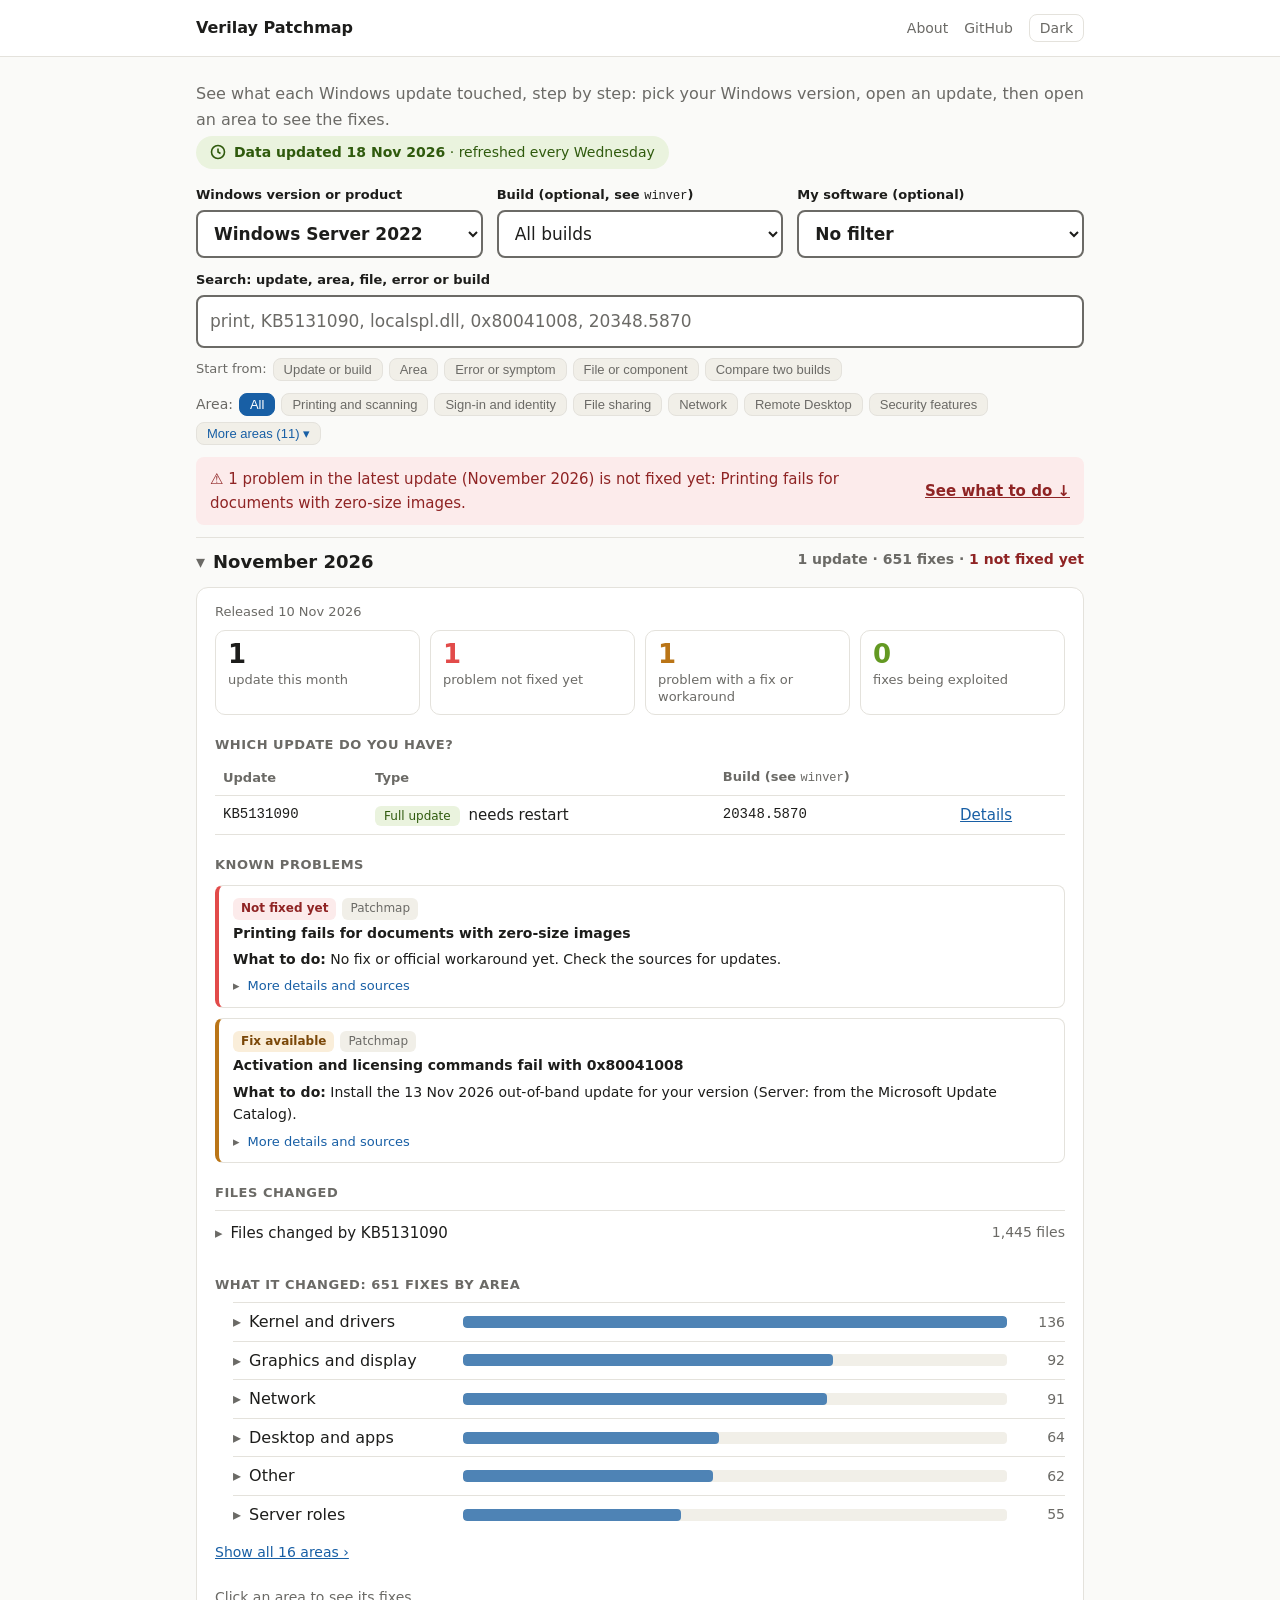
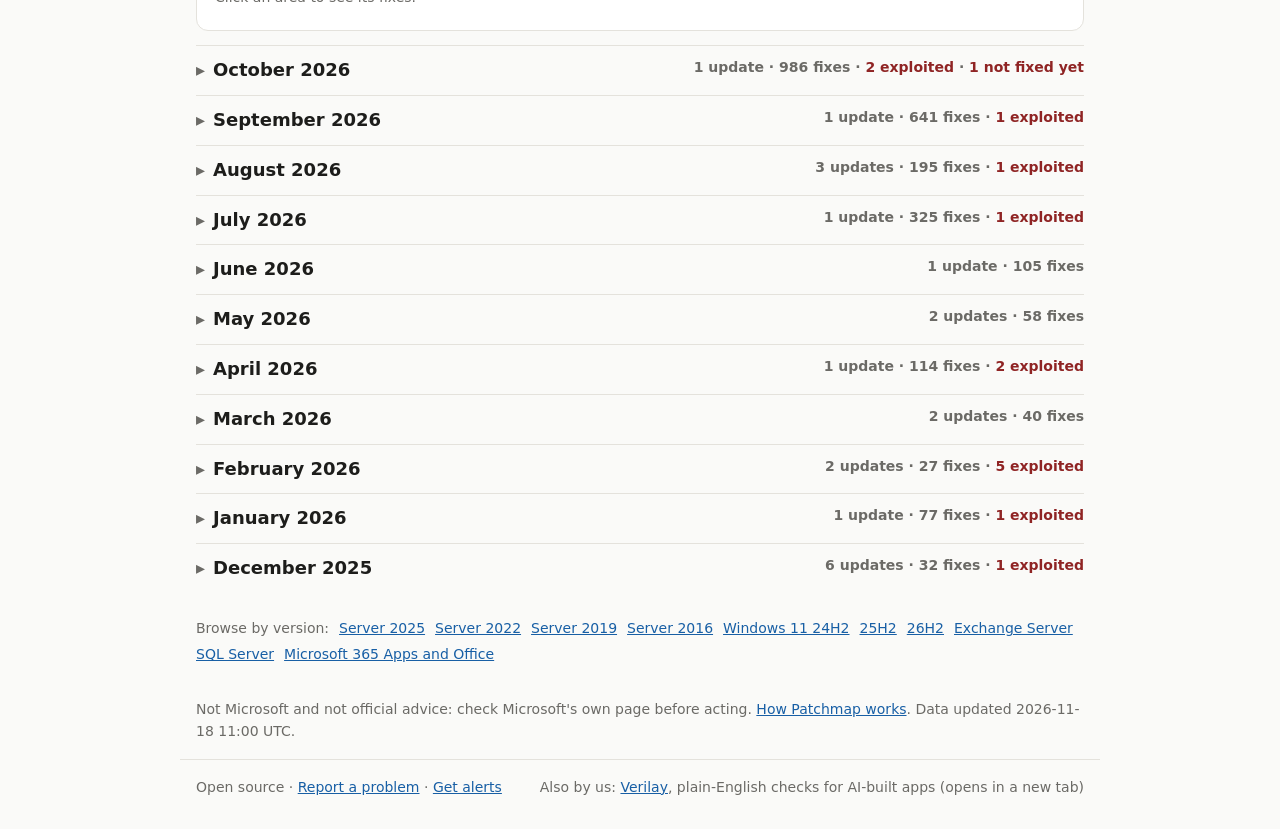
<file: index.html>
<!doctype html>
<html lang="en">
<head>
<meta charset="utf-8">
<meta name="viewport" content="width=device-width, initial-scale=1">
<title>Verilay Patchmap</title>
<meta name="description" content="Free, open-source explorer of what each Windows update touched: areas, fixes and known problems, by Windows version.">
<link rel="stylesheet" href="style.css">
<link rel="alternate" type="application/atom+xml" title="Verilay Patchmap: Windows updates and known problems" href="feed.xml">
<script>try { if (localStorage.getItem("pm-theme") === "dark") document.documentElement.dataset.theme = "dark"; } catch (e) {}
// Links to other sites (Microsoft, CISA, GitHub) open in a new tab, so Patchmap stays open
document.addEventListener("click", (ev) => { const a = ev.target.closest && ev.target.closest("a[href]");
  if (a && /^https?:$/.test(a.protocol) && a.host !== location.host) { a.target = "_blank"; a.rel = "noopener"; } });</script>
</head>
<body>
<header class="top">
  <div class="wrap bar">
    <a class="brand" href="./">Verilay Patchmap</a>
    <nav><a href="about.html">About</a><a href="https://github.com/ekbm/patchmap">GitHub</a><button class="theme" id="theme" type="button">Dark</button></nav>
  </div>
</header>

<main class="wrap">
  <p class="lead">See what each Windows update touched, step by step: pick your Windows version, open an update, then open an area to see the fixes.</p>
  <p class="fresh" id="gentop"></p>

  <div class="controls">
    <div class="field">
      <label for="ver">Windows version or product</label>
      <select id="ver"></select>
    </div>
    <div class="field" id="bldfield">
      <label for="bld" title="Run winver on the PC to see its build">Build (optional, see <code>winver</code>)</label>
      <select id="bld"></select>
    </div>
    <div class="field">
      <label for="sw">My software (optional)</label>
      <select id="sw"></select>
    </div>
    <div class="field grow">
      <label for="q">Search: update, area, file, error or build</label>
      <div class="search-wrap">
        <input id="q" type="search" placeholder="print, KB5131090, localspl.dll, 0x80041008, 20348.5870" autocomplete="off" role="combobox" aria-expanded="false" aria-controls="sugg">
        <div id="sugg" class="sugg" role="listbox" hidden></div>
      </div>
    </div>
  </div>
  <div class="startfrom" id="startfrom">Start from:
    <button type="button" class="chip" data-mode="update">Update or build</button>
    <button type="button" class="chip" data-mode="area">Area</button>
    <button type="button" class="chip" data-mode="error">Error or symptom</button>
    <button type="button" class="chip" data-mode="file">File or component</button>
    <button type="button" class="chip" id="cmpbtn" aria-expanded="false" aria-controls="cmpbar">Compare two builds</button>
    <button type="button" class="clearall" id="clearall" hidden>✕ Clear all</button>
  </div>
  <div class="cmpbar" id="cmpbar" hidden>
    <div class="row">
      <div><label for="cmpa">Older build (the device that works, or hasn't updated)</label><select id="cmpa"></select></div>
      <div class="to">to</div>
      <div><label for="cmpb">Newer build (the device with the problem)</label><select id="cmpb"></select></div>
      <button type="button" class="swap" id="cmpswap">⇄ Swap</button>
    </div>
    <p class="tip">Find a device's build with <code>winver</code>. The comparison updates as soon as you pick. You can still type two builds in the search box, for example from a ticket.</p>
  </div>
  <div class="chips" id="chips"></div>

  <section id="swinfo"></section>
  <section id="issues"></section>
  <section id="results" aria-live="polite"></section>
  <section id="months"><p class="muted">Loading…</p></section>

  <p class="browse">Browse by version:
    <a href="/version/server-2025/">Server 2025</a><a href="/version/server-2022/">Server 2022</a><a href="/version/server-2019/">Server 2019</a><a href="/version/server-2016/">Server 2016</a><a href="/version/win11-24h2/">Windows 11 24H2</a><a href="/version/win11-25h2/">25H2</a><a href="/version/win11-26h2/">26H2</a><a href="/version/exchange/">Exchange Server</a><a href="/version/sql-server/">SQL Server</a><a href="/version/m365-apps/">Microsoft 365 Apps and Office</a></p>
  <p class="muted note">Not Microsoft and not official advice: check Microsoft's own page before acting. <a href="about.html">How Patchmap works</a>. <span id="gen"></span></p>
</main>

<footer class="wrap foot">
  <span>Open source · <a href="https://github.com/ekbm/patchmap/issues/new">Report a problem</a> · <a href="about.html#alerts">Get alerts</a></span>
  <span>Also by us: <a href="https://verilay.dev" target="_blank" rel="noopener">Verilay</a>, plain-English checks for AI-built apps (opens in a new tab)</span>
</footer>
<script src="app.js"></script>
</body>
</html>
</file>
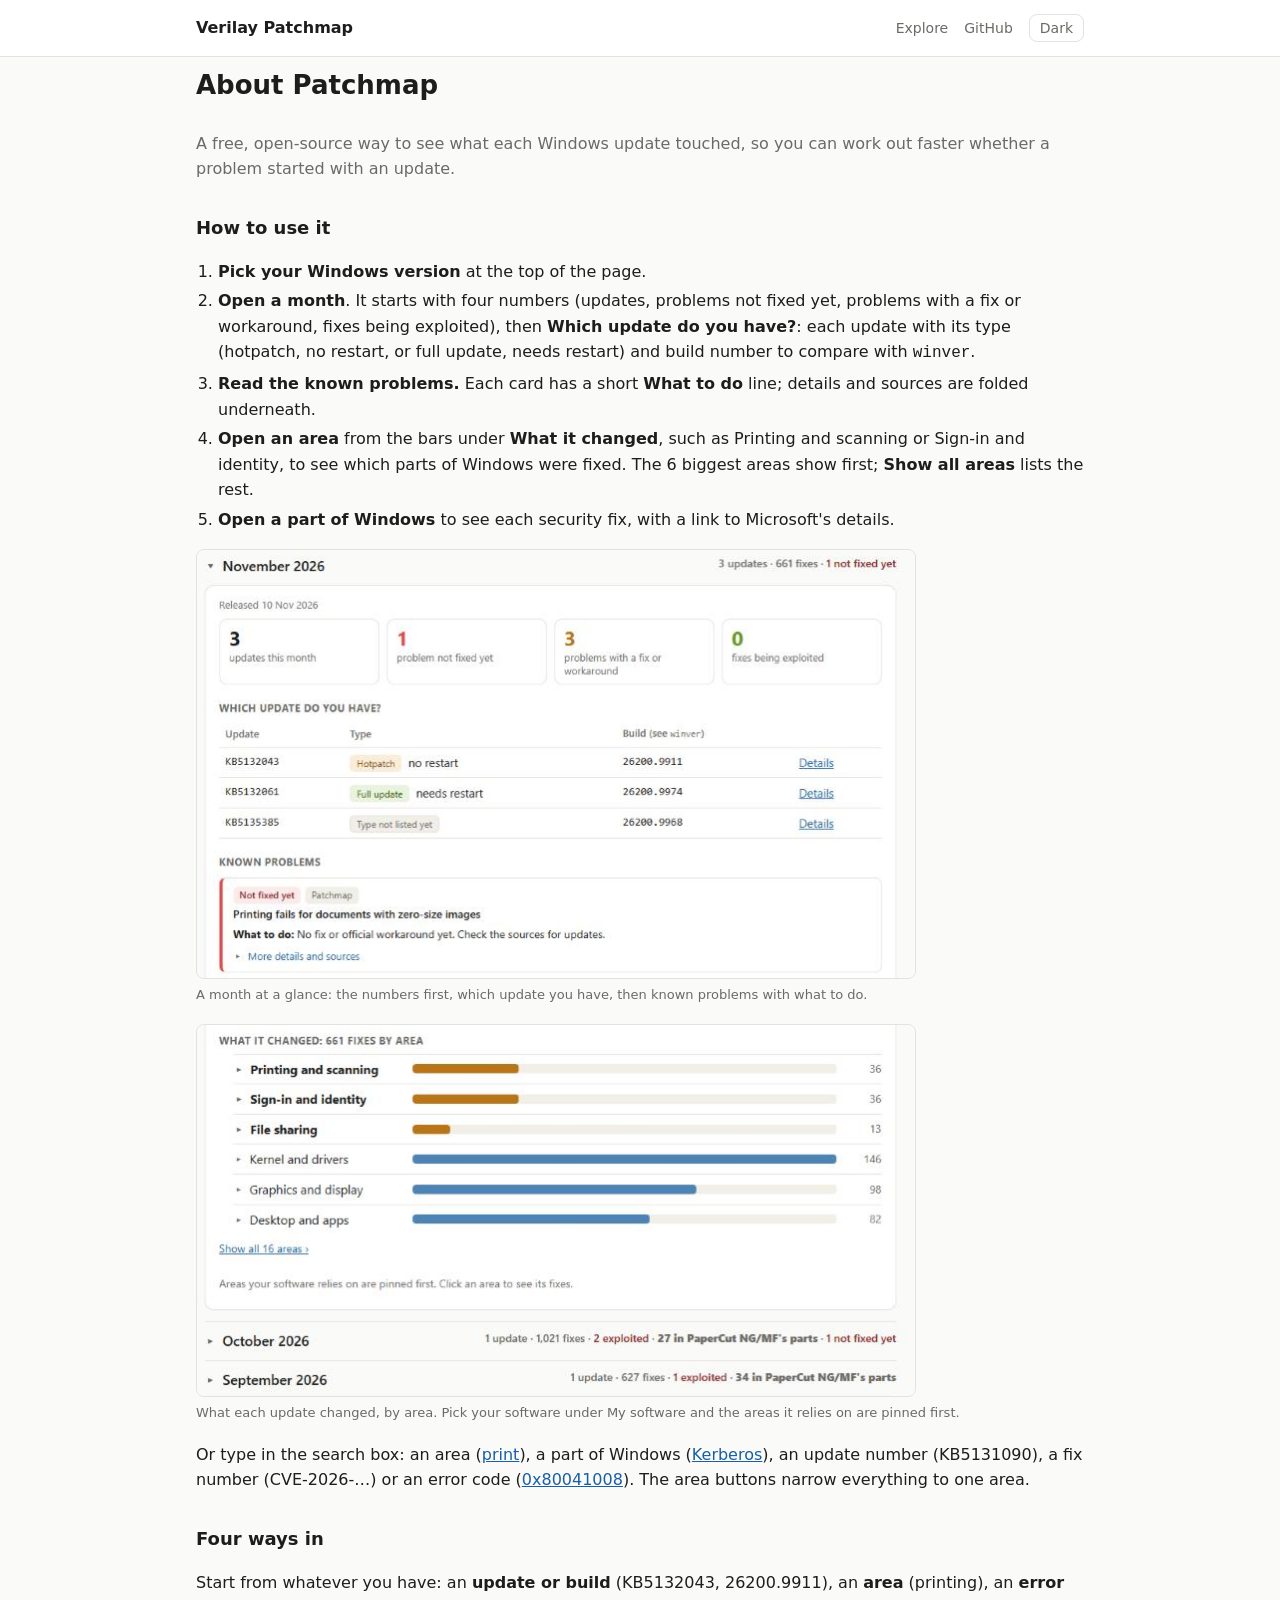
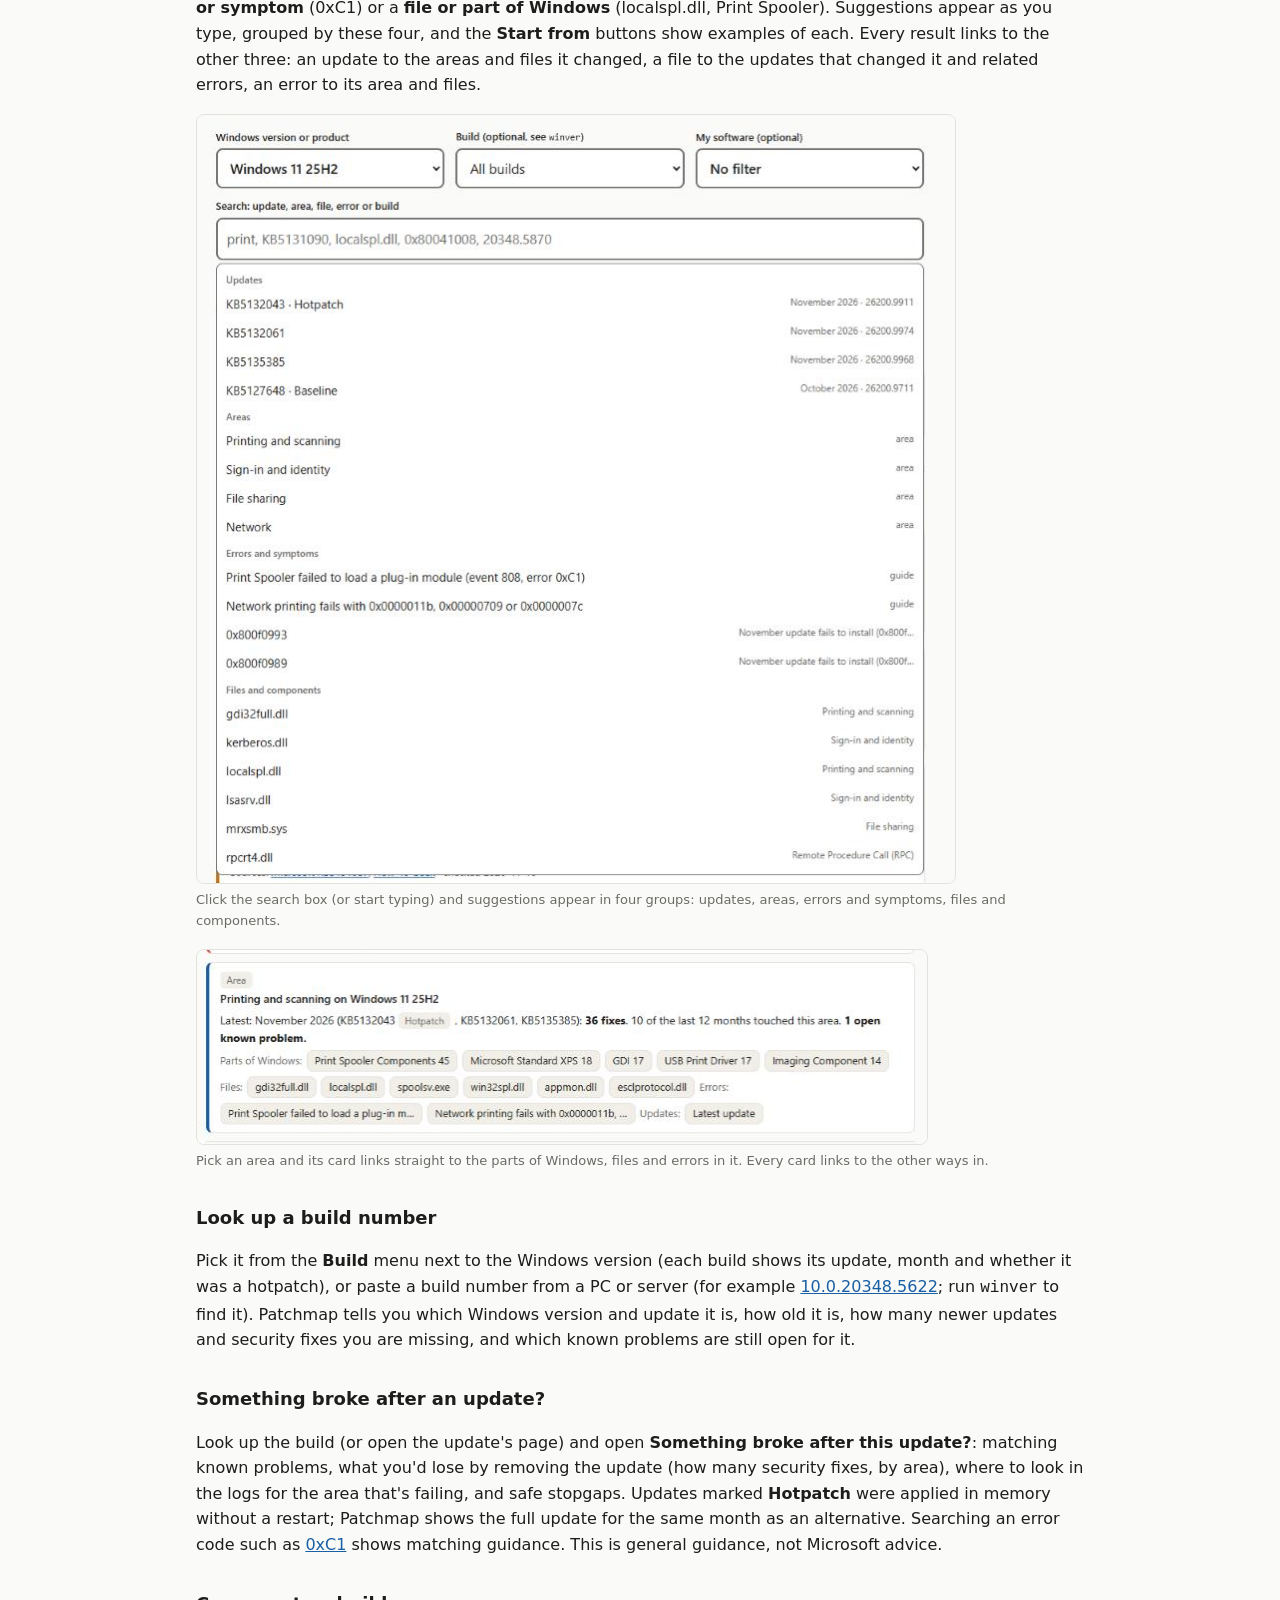
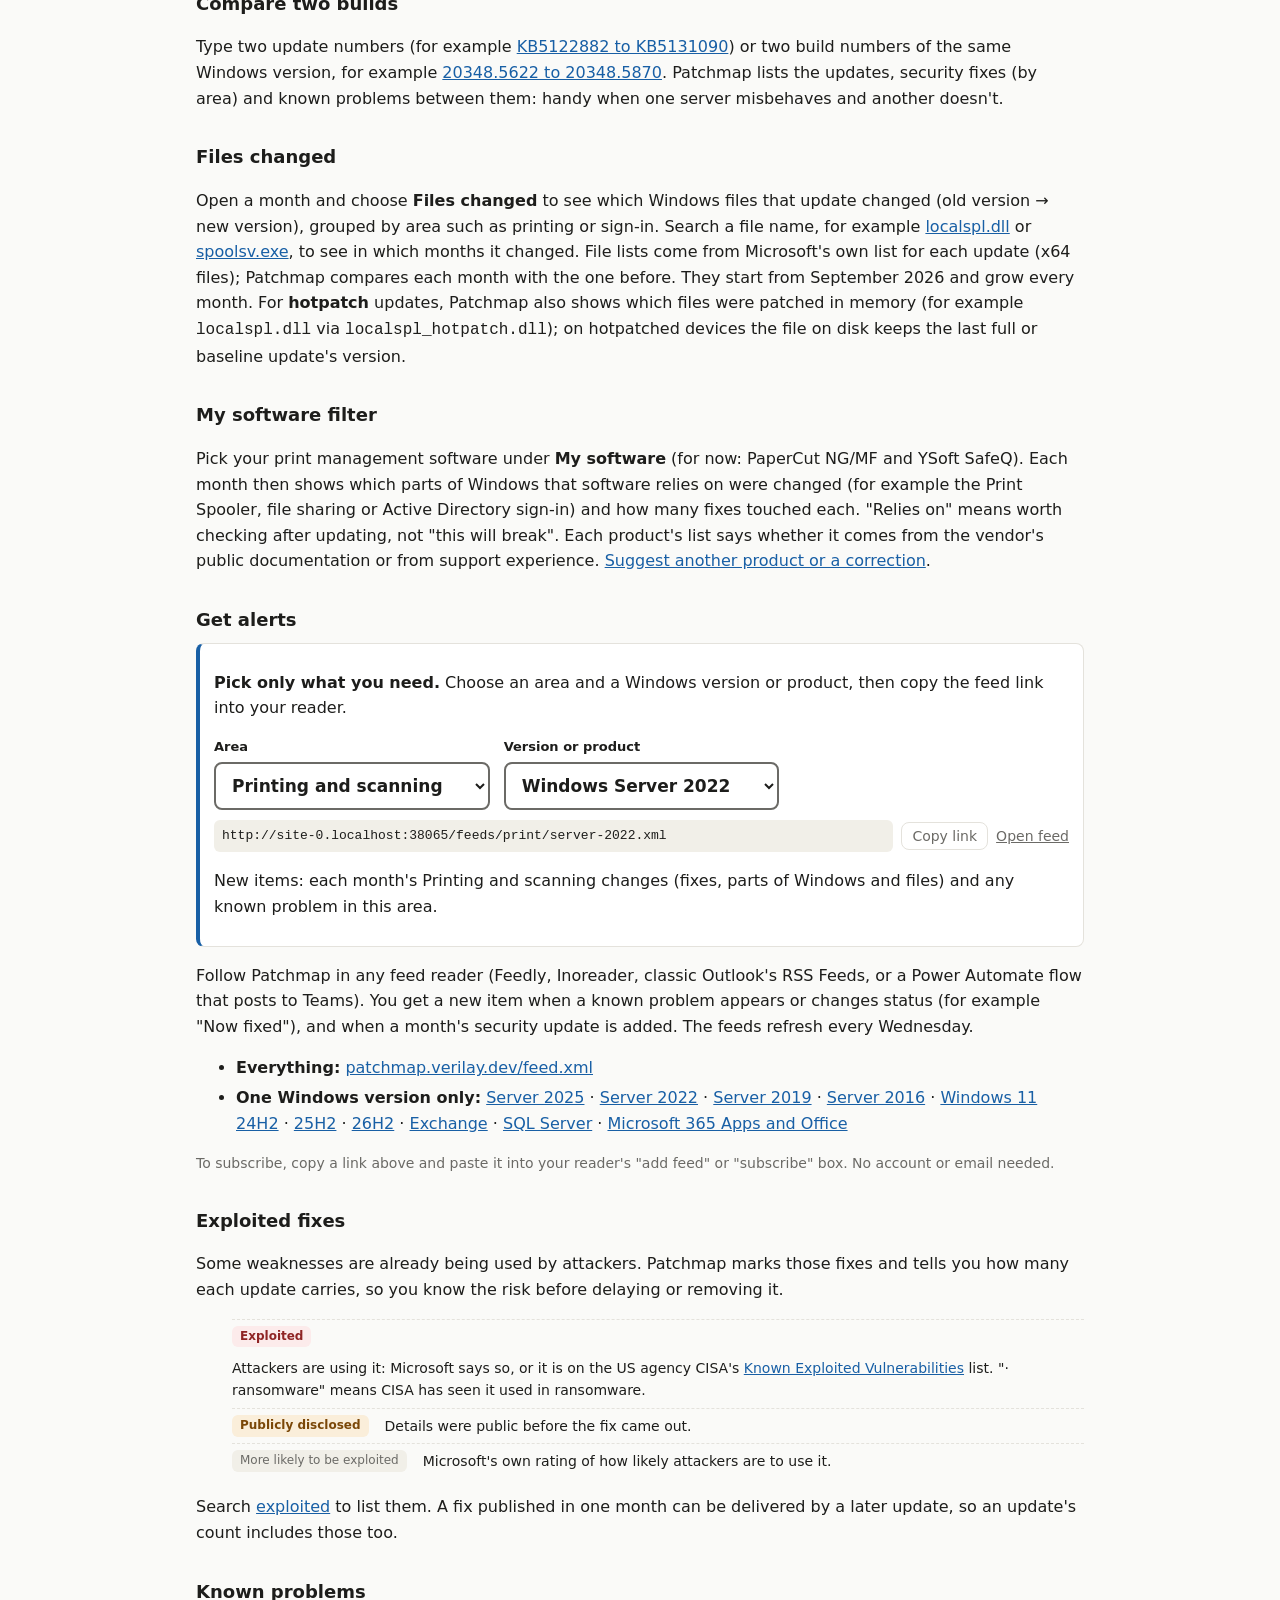
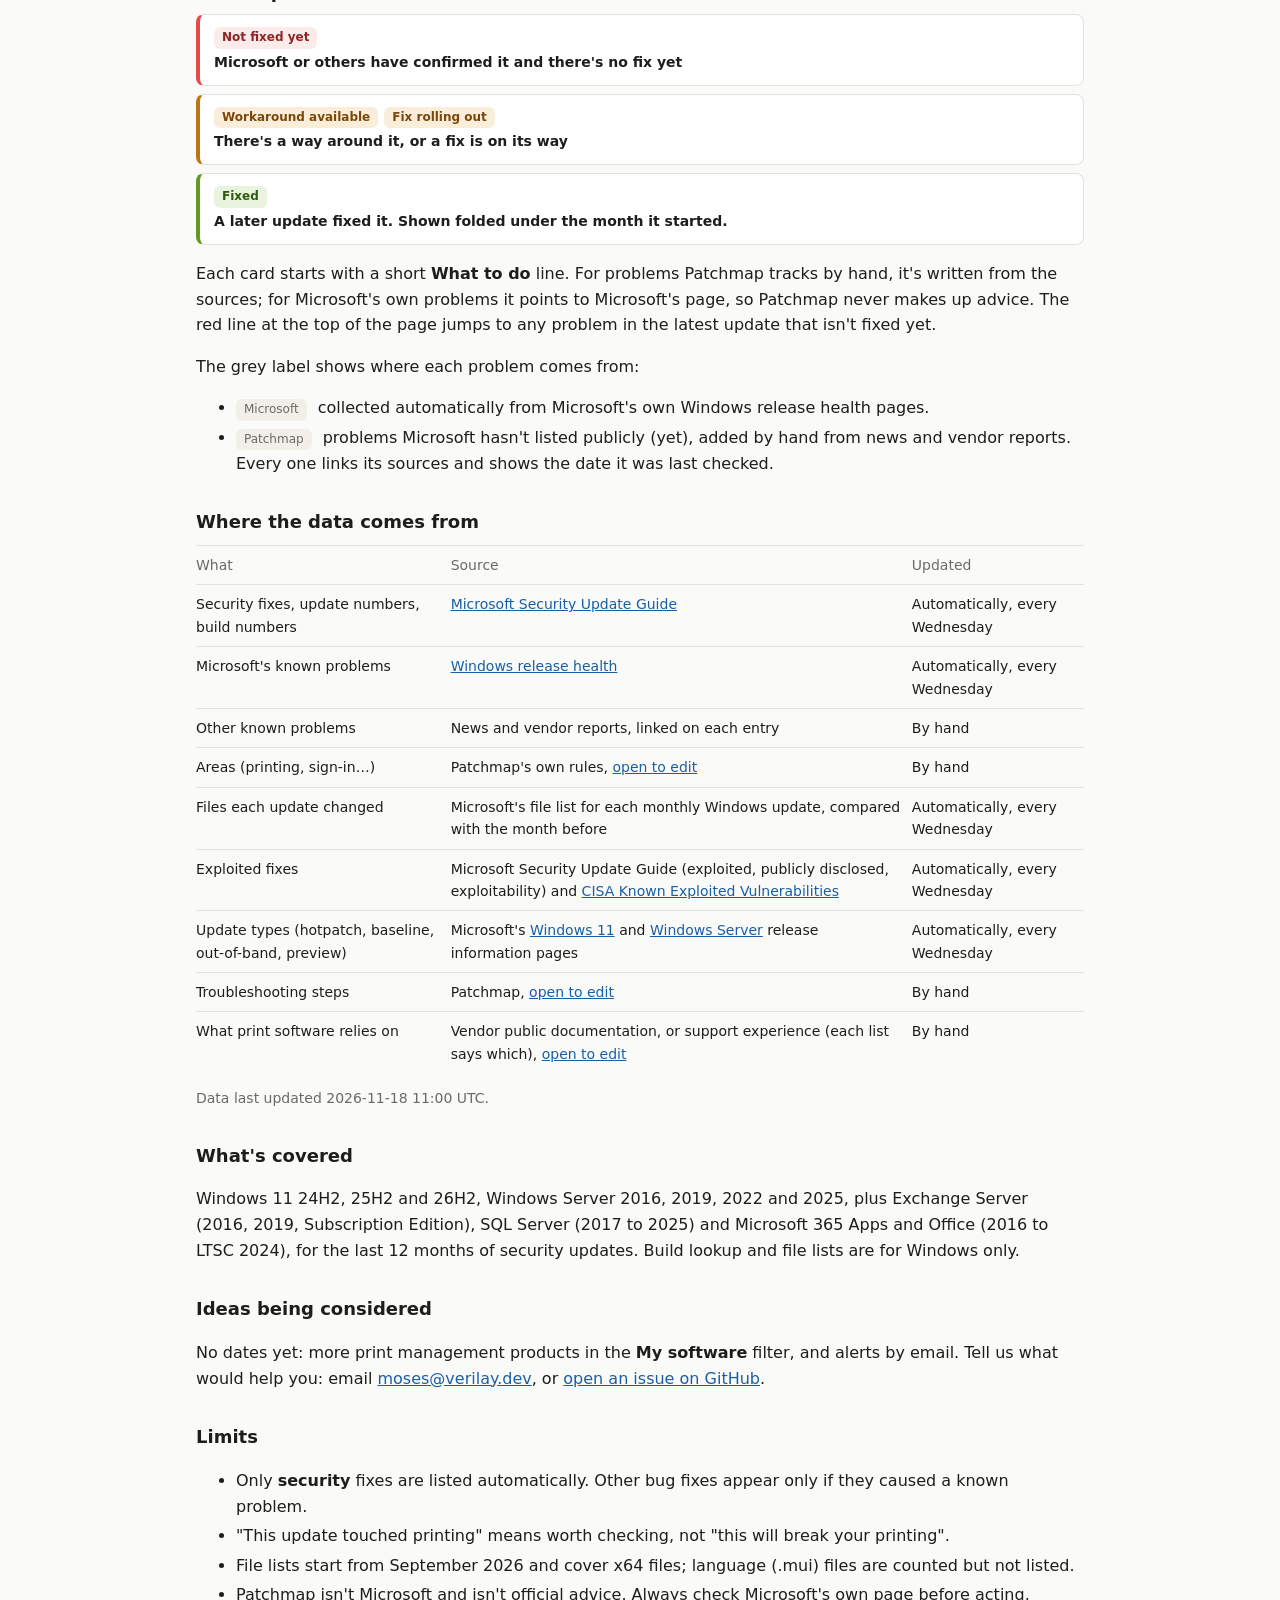
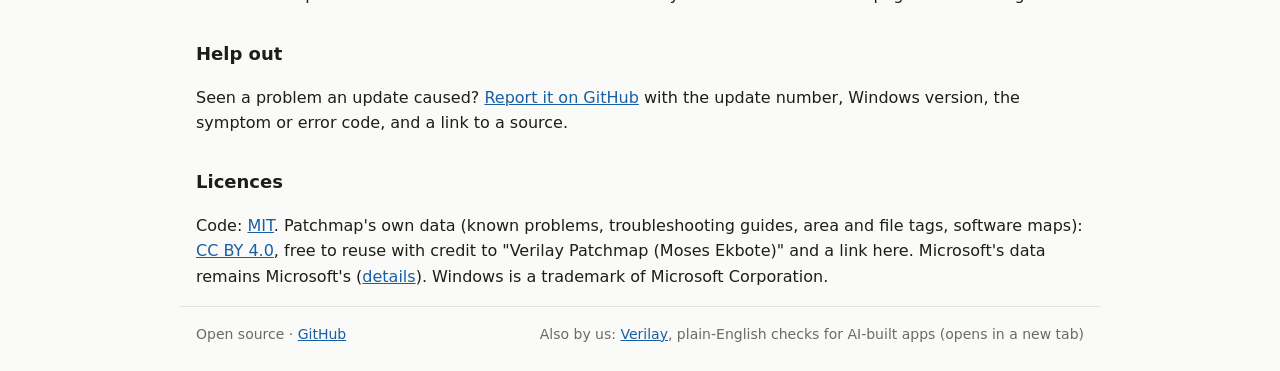
<file: about.html>
<!doctype html>
<html lang="en">
<head>
<meta charset="utf-8">
<meta name="viewport" content="width=device-width, initial-scale=1">
<title>About · Verilay Patchmap</title>
<meta name="description" content="What Verilay Patchmap is, how to use it, where its data comes from, and its limits.">
<link rel="stylesheet" href="style.css">
<script>try { if (localStorage.getItem("pm-theme") === "dark") document.documentElement.dataset.theme = "dark"; } catch (e) {}
// Links to other sites (Microsoft, CISA, GitHub) open in a new tab, so Patchmap stays open
document.addEventListener("click", (ev) => { const a = ev.target.closest && ev.target.closest("a[href]");
  if (a && /^https?:$/.test(a.protocol) && a.host !== location.host) { a.target = "_blank"; a.rel = "noopener"; } });</script>
</head>
<body>
<header class="top">
  <div class="wrap bar">
    <a class="brand" href="./">Verilay Patchmap</a>
    <nav><a href="./">Explore</a><a href="https://github.com/ekbm/patchmap">GitHub</a><button class="theme" id="theme" type="button">Dark</button></nav>
  </div>
</header>

<main class="wrap page">
  <h1>About Patchmap</h1>
  <p class="lead">A free, open-source way to see what each Windows update touched, so you can work out faster whether a problem started with an update.</p>

  <h2>How to use it</h2>
  <ol class="steps">
    <li><b>Pick your Windows version</b> at the top of the page.</li>
    <li><b>Open a month</b>. It starts with four numbers (updates, problems not fixed yet, problems with a fix or workaround, fixes being exploited), then <b>Which update do you have?</b>: each update with its type (hotpatch, no restart, or full update, needs restart) and build number to compare with <code>winver</code>.</li>
    <li><b>Read the known problems.</b> Each card has a short <b>What to do</b> line; details and sources are folded underneath.</li>
    <li><b>Open an area</b> from the bars under <b>What it changed</b>, such as Printing and scanning or Sign-in and identity, to see which parts of Windows were fixed. The 6 biggest areas show first; <b>Show all areas</b> lists the rest.</li>
    <li><b>Open a part of Windows</b> to see each security fix, with a link to Microsoft's details.</li>
  </ol>
  <figure class="shot">
    <img src="images/month-view.png" width="720" height="430" loading="lazy" alt="November 2026 for Windows 11 25H2: four number tiles, a table of the month's three updates with their type and build, and the first known problem with its What to do line">
    <figcaption>A month at a glance: the numbers first, which update you have, then known problems with what to do.</figcaption>
  </figure>
  <figure class="shot">
    <img src="images/month-areas.png" width="720" height="372" loading="lazy" alt="What it changed: bars for each area, with Printing and scanning, Sign-in and identity and File sharing pinned first in amber because PaperCut NG/MF is picked under My software">
    <figcaption>What each update changed, by area. Pick your software under My software and the areas it relies on are pinned first.</figcaption>
  </figure>
  <p>Or type in the search box: an area (<a href="./#v=server-2022&amp;q=print">print</a>), a part of Windows (<a href="./#v=server-2022&amp;q=kerberos">Kerberos</a>), an update number (KB5131090), a fix number (CVE-2026-…) or an error code (<a href="./#v=server-2022&amp;q=0x80041008">0x80041008</a>). The area buttons narrow everything to one area.</p>
  <h2>Four ways in</h2>
  <p>Start from whatever you have: an <b>update or build</b> (KB5132043, 26200.9911), an <b>area</b> (printing), an <b>error or symptom</b> (0xC1) or a <b>file or part of Windows</b> (localspl.dll, Print Spooler). Suggestions appear as you type, grouped by these four, and the <b>Start from</b> buttons show examples of each. Every result links to the other three: an update to the areas and files it changed, a file to the updates that changed it and related errors, an error to its area and files.</p>
  <figure class="shot">
    <img src="images/four-ways-suggestions.png?v=2" width="760" height="770" loading="lazy" alt="Patchmap search box with the suggestion list open, grouped into Updates, Areas, Errors and symptoms, and Files and components">
    <figcaption>Click the search box (or start typing) and suggestions appear in four groups: updates, areas, errors and symptoms, files and components.</figcaption>
  </figure>
  <figure class="shot">
    <img src="images/four-ways-area-card.png" width="732" height="194" loading="lazy" alt="Area card for Printing and scanning with links to parts of Windows, files, errors and the latest update">
    <figcaption>Pick an area and its card links straight to the parts of Windows, files and errors in it. Every card links to the other ways in.</figcaption>
  </figure>

  <h2>Look up a build number</h2>
  <p>Pick it from the <b>Build</b> menu next to the Windows version (each build shows its update, month and whether it was a hotpatch), or paste a build number from a PC or server (for example <a href="./#v=server-2022&amp;q=20348.5622">10.0.20348.5622</a>; run <code>winver</code> to find it). Patchmap tells you which Windows version and update it is, how old it is, how many newer updates and security fixes you are missing, and which known problems are still open for it.</p>
  <h2>Something broke after an update?</h2>
  <p>Look up the build (or open the update's page) and open <b>Something broke after this update?</b>: matching known problems, what you'd lose by removing the update (how many security fixes, by area), where to look in the logs for the area that's failing, and safe stopgaps. Updates marked <b>Hotpatch</b> were applied in memory without a restart; Patchmap shows the full update for the same month as an alternative. Searching an error code such as <a href="./#v=win11-25h2&amp;q=0xc1">0xC1</a> shows matching guidance. This is general guidance, not Microsoft advice.</p>

  <h2>Compare two builds</h2>
  <p>Type two update numbers (for example <a href="./#v=server-2022&amp;q=KB5122882%20to%20KB5131090">KB5122882 to KB5131090</a>) or two build numbers of the same Windows version, for example <a href="./#v=server-2022&amp;q=20348.5622%20to%2020348.5870">20348.5622 to 20348.5870</a>. Patchmap lists the updates, security fixes (by area) and known problems between them: handy when one server misbehaves and another doesn't.</p>

  <h2>Files changed</h2>
  <p>Open a month and choose <b>Files changed</b> to see which Windows files that update changed (old version → new version), grouped by area such as printing or sign-in. Search a file name, for example <a href="./#v=server-2022&amp;q=localspl.dll">localspl.dll</a> or <a href="./#v=server-2022&amp;q=spoolsv.exe">spoolsv.exe</a>, to see in which months it changed. File lists come from Microsoft's own list for each update (x64 files); Patchmap compares each month with the one before. They start from September 2026 and grow every month. For <b>hotpatch</b> updates, Patchmap also shows which files were patched in memory (for example <code>localspl.dll</code> via <code>localspl_hotpatch.dll</code>); on hotpatched devices the file on disk keeps the last full or baseline update's version.</p>

  <h2>My software filter</h2>
  <p>Pick your print management software under <b>My software</b> (for now: PaperCut NG/MF and YSoft SafeQ). Each month then shows which parts of Windows that software relies on were changed (for example the Print Spooler, file sharing or Active Directory sign-in) and how many fixes touched each. "Relies on" means worth checking after updating, not "this will break". Each product's list says whether it comes from the vendor's public documentation or from support experience. <a href="https://github.com/ekbm/patchmap/tree/main/data/software">Suggest another product or a correction</a>.</p>

  <h2 id="alerts">Get alerts</h2>
  <div class="picker">
    <p><b>Pick only what you need.</b> Choose an area and a Windows version or product, then copy the feed link into your reader.</p>
    <div class="controls">
      <div class="field"><label for="pa">Area</label><select id="pa"></select></div>
      <div class="field"><label for="pv">Version or product</label><select id="pv"></select></div>
    </div>
    <div class="feedlink"><code id="pu">Loading…</code>
      <button type="button" class="theme" id="pc">Copy link</button>
      <a id="po" href="#" class="muted">Open feed</a></div>
    <p class="is" id="pn"></p>
  </div>
  <p>Follow Patchmap in any feed reader (Feedly, Inoreader, classic Outlook's RSS Feeds, or a Power Automate flow that posts to Teams). You get a new item when a known problem appears or changes status (for example "Now fixed"), and when a month's security update is added. The feeds refresh every Wednesday.</p>
  <ul>
    <li><b>Everything:</b> <a href="feed.xml">patchmap.verilay.dev/feed.xml</a></li>
    <li><b>One Windows version only:</b>
      <a href="feeds/server-2025.xml">Server 2025</a> ·
      <a href="feeds/server-2022.xml">Server 2022</a> ·
      <a href="feeds/server-2019.xml">Server 2019</a> ·
      <a href="feeds/server-2016.xml">Server 2016</a> ·
      <a href="feeds/win11-24h2.xml">Windows 11 24H2</a> ·
      <a href="feeds/win11-25h2.xml">25H2</a> ·
      <a href="feeds/win11-26h2.xml">26H2</a> ·
      <a href="feeds/exchange.xml">Exchange</a> ·
      <a href="feeds/sql-server.xml">SQL Server</a> ·
      <a href="feeds/m365-apps.xml">Microsoft 365 Apps and Office</a></li>
  </ul>
  <p class="muted">To subscribe, copy a link above and paste it into your reader's "add feed" or "subscribe" box. No account or email needed.</p>

  <h2>Exploited fixes</h2>
  <p>Some weaknesses are already being used by attackers. Patchmap marks those fixes and tells you how many each update carries, so you know the risk before delaying or removing it.</p>
  <div class="legend">
    <div class="fix"><span class="pill xp">Exploited</span><span>Attackers are using it: Microsoft says so, or it is on the US agency CISA's <a href="https://www.cisa.gov/known-exploited-vulnerabilities-catalog">Known Exploited Vulnerabilities</a> list. "· ransomware" means CISA has seen it used in ransomware.</span></div>
    <div class="fix"><span class="pill dis">Publicly disclosed</span><span>Details were public before the fix came out.</span></div>
    <div class="fix"><span class="pill src">More likely to be exploited</span><span>Microsoft's own rating of how likely attackers are to use it.</span></div>
  </div>
  <p>Search <a href="./#v=win11-25h2&amp;q=exploited">exploited</a> to list them. A fix published in one month can be delivered by a later update, so an update's count includes those too.</p>

  <h2>Known problems</h2>
  <div class="legend">
    <div class="issue open"><span class="pill open">Not fixed yet</span><span class="it">Microsoft or others have confirmed it and there's no fix yet</span></div>
    <div class="issue mitigated"><span class="pill mitigated">Workaround available</span><span class="pill fix-rolling-out">Fix rolling out</span><span class="it">There's a way around it, or a fix is on its way</span></div>
    <div class="issue fixed"><span class="pill fixed">Fixed</span><span class="it">A later update fixed it. Shown folded under the month it started.</span></div>
  </div>
  <p>Each card starts with a short <b>What to do</b> line. For problems Patchmap tracks by hand, it's written from the sources; for Microsoft's own problems it points to Microsoft's page, so Patchmap never makes up advice. The red line at the top of the page jumps to any problem in the latest update that isn't fixed yet.</p>
  <p>The grey label shows where each problem comes from:</p>
  <ul>
    <li><span class="pill src">Microsoft</span> collected automatically from Microsoft's own Windows release health pages.</li>
    <li><span class="pill src">Patchmap</span> problems Microsoft hasn't listed publicly (yet), added by hand from news and vendor reports. Every one links its sources and shows the date it was last checked.</li>
  </ul>

  <h2>Where the data comes from</h2>
  <table class="src-table">
    <tr><th>What</th><th>Source</th><th>Updated</th></tr>
    <tr><td>Security fixes, update numbers, build numbers</td><td><a href="https://msrc.microsoft.com/update-guide">Microsoft Security Update Guide</a></td><td>Automatically, every Wednesday</td></tr>
    <tr><td>Microsoft's known problems</td><td><a href="https://learn.microsoft.com/windows/release-health/">Windows release health</a></td><td>Automatically, every Wednesday</td></tr>
    <tr><td>Other known problems</td><td>News and vendor reports, linked on each entry</td><td>By hand</td></tr>
    <tr><td>Areas (printing, sign-in…)</td><td>Patchmap's own rules, <a href="https://github.com/ekbm/patchmap/blob/main/data/area_tags.json">open to edit</a></td><td>By hand</td></tr>
    <tr><td>Files each update changed</td><td>Microsoft's file list for each monthly Windows update, compared with the month before</td><td>Automatically, every Wednesday</td></tr>
    <tr><td>Exploited fixes</td><td>Microsoft Security Update Guide (exploited, publicly disclosed, exploitability) and <a href="https://www.cisa.gov/known-exploited-vulnerabilities-catalog">CISA Known Exploited Vulnerabilities</a></td><td>Automatically, every Wednesday</td></tr>
    <tr><td>Update types (hotpatch, baseline, out-of-band, preview)</td><td>Microsoft's <a href="https://learn.microsoft.com/windows/release-health/windows11-release-information">Windows 11</a> and <a href="https://learn.microsoft.com/windows/release-health/windows-server-release-info">Windows Server</a> release information pages</td><td>Automatically, every Wednesday</td></tr>
    <tr><td>Troubleshooting steps</td><td>Patchmap, <a href="https://github.com/ekbm/patchmap/blob/main/data/troubleshooting.json">open to edit</a></td><td>By hand</td></tr>
    <tr><td>What print software relies on</td><td>Vendor public documentation, or support experience (each list says which), <a href="https://github.com/ekbm/patchmap/tree/main/data/software">open to edit</a></td><td>By hand</td></tr>
  </table>
  <p class="muted" id="gen"></p>

  <h2>What's covered</h2>
  <p>Windows 11 24H2, 25H2 and 26H2, Windows Server 2016, 2019, 2022 and 2025, plus Exchange Server (2016, 2019, Subscription Edition), SQL Server (2017 to 2025) and Microsoft 365 Apps and Office (2016 to LTSC 2024), for the last 12 months of security updates. Build lookup and file lists are for Windows only.</p>

  <h2>Ideas being considered</h2>
  <p>No dates yet: more print management products in the <b>My software</b> filter, and alerts by email. Tell us what would help you: email <a href="mailto:moses@verilay.dev?subject=Patchmap%20feedback">moses@verilay.dev</a>, or <a href="https://github.com/ekbm/patchmap/issues/new">open an issue on GitHub</a>.</p>

  <h2>Limits</h2>
  <ul>
    <li>Only <b>security</b> fixes are listed automatically. Other bug fixes appear only if they caused a known problem.</li>
    <li>"This update touched printing" means worth checking, not "this will break your printing".</li>
    <li>File lists start from September 2026 and cover x64 files; language (.mui) files are counted but not listed.</li>
    <li>Patchmap isn't Microsoft and isn't official advice. Always check Microsoft's own page before acting.</li>
  </ul>

  <h2>Help out</h2>
  <p>Seen a problem an update caused? <a href="https://github.com/ekbm/patchmap/issues/new">Report it on GitHub</a> with the update number, Windows version, the symptom or error code, and a link to a source.</p>

  <h2>Licences</h2>
  <p>Code: <a href="https://github.com/ekbm/patchmap/blob/main/LICENSE">MIT</a>. Patchmap's own data (known problems, troubleshooting guides, area and file tags, software maps): <a href="https://creativecommons.org/licenses/by/4.0/">CC BY 4.0</a>, free to reuse with credit to "Verilay Patchmap (Moses Ekbote)" and a link here. Microsoft's data remains Microsoft's (<a href="https://github.com/ekbm/patchmap/blob/main/LICENSE-DATA.md">details</a>). Windows is a trademark of Microsoft Corporation.</p>
</main>

<footer class="wrap foot">
  <span>Open source · <a href="https://github.com/ekbm/patchmap">GitHub</a></span>
  <span>Also by us: <a href="https://verilay.dev" target="_blank" rel="noopener">Verilay</a>, plain-English checks for AI-built apps (opens in a new tab)</span>
</footer>
<script>
(function () {
  const btn = document.getElementById("theme"), root = document.documentElement;
  const show = () => { btn.textContent = root.dataset.theme === "dark" ? "Light" : "Dark"; };
  btn.onclick = () => {
    const dark = root.dataset.theme !== "dark";
    if (dark) root.dataset.theme = "dark"; else delete root.dataset.theme;
    try { localStorage.setItem("pm-theme", dark ? "dark" : "light"); } catch (e) {}
    show();
  };
  show();
})();
// Feed picker: area + version -> feeds/<area>/<version>.xml (only combinations that exist)
Promise.all([fetch("data/feeds_index.json").then((r) => r.json()), fetch("data/index.json").then((r) => r.json())]).then(([fi, idx]) => {
  const pa = document.getElementById("pa"), pv = document.getElementById("pv"), pu = document.getElementById("pu");
  const po = document.getElementById("po"), pc = document.getElementById("pc"), pn = document.getElementById("pn");
  const esc = (s) => String(s).replace(/[&<>"]/g, (c) => ({ "&": "&amp;", "<": "&lt;", ">": "&gt;", '"': "&quot;" }[c]));
  const areas = Object.keys(fi.areas).sort((a, b) => (b === "print") - (a === "print"));
  pa.innerHTML = areas.map((a) => `<option value="${esc(a)}">${esc(fi.areas[a])}</option>`).join("");
  const fillVers = () => {
    const keep = pv.value;
    const vers = fi.available[pa.value] || [];
    pv.innerHTML = vers.map((v) => `<option value="${esc(v)}">${v === "all" ? "All versions and products" : esc(idx.labels[v] || v)}</option>`).join("");
    if (vers.includes(keep)) pv.value = keep;
    else if (vers.includes("server-2022")) pv.value = "server-2022";
    show();
  };
  const show = () => {
    const url = `${location.origin}/feeds/${pa.value}/${pv.value}.xml`;
    pu.textContent = url; po.href = url;
    pn.textContent = `New items: each month's ${fi.areas[pa.value]} changes (fixes, parts of Windows and files) and any known problem in this area${pv.value === "all" ? ", for every version." : "."}`;
  };
  pa.onchange = fillVers; pv.onchange = show;
  pc.onclick = () => { navigator.clipboard.writeText(pu.textContent).then(() => { pc.textContent = "Copied"; setTimeout(() => (pc.textContent = "Copy link"), 1500); }).catch(() => {}); };
  fillVers();
}).catch(() => { document.getElementById("pu").textContent = "Couldn't load the feed list."; });
fetch("data/index.json").then((r) => r.json()).then((d) => { document.getElementById("gen").textContent = "Data last updated " + d.generated + "."; }).catch(() => {});
</script>
</body>
</html>
</file>
<file: style.css>
:root {
  --bg: #fafaf8; --card: #ffffff; --text: #1d1d1b; --muted: #6b6a66; --line: #e4e2dc;
  --accent: #185fa5; --danger-bg: #fcebeb; --danger: #8f2424; --warn-bg: #faeeda; --warn: #7a4708;
  --ok-bg: #eaf3de; --ok: #2f5a0d; --chip: #f1efe8; --mono: ui-monospace, Consolas, monospace;
  --stripe-red: #e24b4a; --stripe-amber: #ba7517; --stripe-green: #639922;
  --field: #6b6a66; --focus: rgba(24, 95, 165, 0.25);
}
/* Light is the default for everyone. Dark only when the visitor picks it with the switch. */
:root[data-theme="dark"] {
  --bg: #161615; --card: #1f1f1d; --text: #ecebe6; --muted: #a3a29c; --line: #34332f;
  --accent: #85b7eb; --danger-bg: #3a1818; --danger: #f7c1c1; --warn-bg: #3a2a10; --warn: #fac775;
  --ok-bg: #1f2f12; --ok: #c0dd97; --chip: #2a2a27;
  --field: #8f8e88; --focus: rgba(133, 183, 235, 0.3);
}
.theme { margin-left: 16px; font: inherit; font-size: 14px; color: var(--muted); background: none; border: 1px solid var(--line); border-radius: 8px; padding: 2px 10px; cursor: pointer; }
* { box-sizing: border-box; }
html { -webkit-text-size-adjust: 100%; text-size-adjust: 100%; }
.brand { white-space: nowrap; }
nav { display: flex; align-items: center; }
@media (max-width: 440px) {
  nav a { margin-left: 12px; font-size: 13px; }
  .theme { margin-left: 12px; font-size: 13px; padding: 2px 8px; }
  .brand { font-size: 15px; }
}
body { margin: 0; background: var(--bg); color: var(--text); font: 16px/1.6 system-ui, -apple-system, "Segoe UI", sans-serif; }
a { color: var(--accent); }
.wrap { max-width: 920px; margin: 0 auto; padding: 0 16px; }
.top { border-bottom: 1px solid var(--line); background: var(--card); }
.bar { display: flex; justify-content: space-between; align-items: center; height: 56px; }
.brand { font-weight: 600; color: var(--text); text-decoration: none; }
nav a { margin-left: 16px; font-size: 14px; color: var(--muted); text-decoration: none; }
.lead { color: var(--muted); margin: 24px 0 16px; }
.lead:has(+ .fresh) { margin-bottom: 4px; }
.fresh { margin: 0 0 16px; font-size: 13px; }
.freshbadge { display: inline-flex; align-items: center; gap: 8px; background: var(--ok-bg); color: var(--ok); border-radius: 999px; padding: 5px 14px; font-size: 14px; }
.freshbadge svg { width: 16px; height: 16px; flex: none; }
.freshbadge b { font-weight: 650; }
.fresh:empty { display: none; }
/* Row 1: version, build, software (three equal columns). Row 2: search, full width. Phones: one column. */
.controls { display: grid; grid-template-columns: repeat(3, minmax(0, 1fr)); gap: 12px 14px; align-items: end; }
.field { display: flex; flex-direction: column; gap: 4px; }
.field.grow { grid-column: 1 / -1; }
@media (max-width: 640px) { .controls { grid-template-columns: 1fr; } }
.field label { font-size: 13px; font-weight: 600; color: var(--text); }
select, input { font: inherit; font-size: 17px; padding: 11px 12px; border: 2px solid var(--field); border-radius: 8px; background: var(--card); color: var(--text); width: 100%; }
select { font-weight: 600; cursor: pointer; }
input::placeholder { color: var(--muted); }
select:hover, input:hover { border-color: var(--text); }
select:focus, input:focus { outline: none; border-color: var(--accent); box-shadow: 0 0 0 3px var(--focus); }
.chips { margin: 12px 0 8px; display: flex; flex-wrap: wrap; gap: 6px; }
.chip { font-size: 13px; padding: 3px 10px; border-radius: 8px; background: var(--chip); border: 1px solid var(--line); color: var(--muted); cursor: pointer; }
.chip.on { background: var(--accent); color: var(--card); border-color: var(--accent); }
.issue { background: var(--card); border: 1px solid var(--line); border-left: 4px solid var(--muted); border-radius: 8px; padding: 10px 14px; margin: 10px 0; font-size: 14px; color: var(--text); }
.issue.open { border-left-color: var(--stripe-red); }
.issue.mitigated, .issue.fix-rolling-out, .issue.fix-available { border-left-color: var(--stripe-amber); }
.issue.fixed { border-left-color: var(--stripe-green); }
.issue.build { border-left-color: var(--accent); }
.issue.build > div { margin-top: 4px; }
.sw-box { border: 1px solid var(--line); border-left: 4px solid var(--accent); border-radius: 8px; padding: 8px 14px; margin: 10px 0; background: var(--card); }
.sw-h { font-weight: 600; font-size: 14px; margin-bottom: 2px; }
.sw-box details { border-top: 1px solid var(--line); }
.sw-box details:first-of-type { border-top: 0; }
.sw-box summary { padding: 6px 0; font-size: 14px; }
.sw-box .is { margin: 2px 0 6px 20px; }
.sw-card { border: 0; margin: 8px 0 0; }
.sw-card > summary { font-size: 14px; color: var(--accent); padding: 4px 0; }
.sw-list { margin: 6px 0; padding-left: 20px; font-size: 14px; }
.sw-list li { margin: 4px 0; }
.files { margin: 6px 0; }
.files > summary { font-size: 15px; }
.files-body { margin-left: 18px; }
.files-body .fix { margin-left: 18px; }
.picker { border: 1px solid var(--line); border-left: 4px solid var(--accent); border-radius: 8px; padding: 10px 14px; background: var(--card); margin: 8px 0 14px; }
.feedlink { display: flex; flex-wrap: wrap; gap: 8px; align-items: center; margin: 10px 0 2px; }
.feedlink code { font-family: var(--mono); font-size: 13px; background: var(--chip); padding: 6px 8px; border-radius: 6px; overflow-wrap: anywhere; flex: 1 1 260px; }
.feedlink .theme { margin-left: 0; }
.tshoot { margin-top: 8px; border-top: 1px solid var(--line); }
.tshoot > summary { font-weight: 600; color: var(--accent); }
.tshoot details { margin-left: 8px; }
.fh-month { margin-top: 6px; }
.fh-month > div { margin-left: 8px; }
.files.hp > summary { color: var(--muted); }
.search-wrap { position: relative; }
.sugg { position: absolute; left: 0; right: 0; top: calc(100% + 4px); z-index: 20; background: var(--card); border: 1px solid var(--field); border-radius: 8px; max-height: 60vh; overflow-y: auto; padding: 4px 0; }
.sugg .sg-h { font-size: 12px; font-weight: 600; color: var(--muted); padding: 6px 12px 2px; }
.sugg .sg-i { display: flex; justify-content: space-between; gap: 10px; padding: 6px 12px; cursor: pointer; font-size: 15px; }
.sugg .sg-i small { color: var(--muted); font-size: 12px; white-space: nowrap; }
.sugg .sg-i.active, .sugg .sg-i:hover { background: var(--chip); }
.startfrom { margin: 10px 0 0; font-size: 13px; color: var(--muted); display: flex; flex-wrap: wrap; gap: 6px; align-items: center; }
.cmpbar { background: var(--card); border: 1px solid var(--line); border-left: 4px solid var(--accent); border-radius: 10px; padding: 12px 14px; margin: 10px 0 0; }
.cmpbar[hidden] { display: none; }
.clearall { margin-left: auto; font: inherit; font-size: 13px; background: none; border: 1px solid var(--line); border-radius: 999px; padding: 3px 12px; color: var(--accent); cursor: pointer; }
.clearall:hover { border-color: var(--accent); }
.clearall[hidden] { display: none; }
ul.cmp-ups { margin: 4px 0 8px; padding-left: 20px; }
ul.cmp-ups li { margin: 3px 0; }
.cmpbar .row { display: flex; flex-wrap: wrap; align-items: end; gap: 10px; }
.cmpbar label { display: block; font-size: 13px; color: var(--muted); margin-bottom: 4px; }
.cmpbar select { font: inherit; font-size: 15px; padding: 8px 10px; border: 1px solid var(--field); border-radius: 8px; background: var(--card); color: var(--text); min-width: 300px; }
.cmpbar .to { padding-bottom: 10px; font-weight: 600; }
.cmpbar .swap { font: inherit; font-size: 13px; background: none; border: 0; color: var(--accent); cursor: pointer; padding: 0 0 10px; text-decoration: underline; }
.cmpbar .tip { font-size: 13px; color: var(--muted); margin: 8px 0 0; }
@media (max-width: 640px) { .cmpbar select { min-width: 0; width: 100%; } .cmpbar .row > div { width: 100%; } }
.startfrom .chip.on { background: var(--accent); color: var(--card); border-color: var(--accent); }
.jumps { margin-top: 8px; font-size: 14px; display: flex; flex-wrap: wrap; gap: 6px; align-items: center; }
.jumps .jl { font-size: 13px; padding: 2px 9px; border-radius: 8px; background: var(--chip); border: 1px solid var(--line); color: var(--text); text-decoration: none; }
.jumps .jh { color: var(--muted); font-size: 13px; }
.shot { margin: 14px 0 18px; }
.shot img { max-width: 100%; height: auto; border: 1px solid var(--line); border-radius: 8px; display: block; }
.shot figcaption { font-size: 13px; color: var(--muted); margin-top: 6px; }
a.issue.banner { display: block; text-decoration: none; cursor: pointer; }
a.issue.banner:hover { border-color: var(--stripe-red); }
.issue.flash { box-shadow: 0 0 0 3px var(--focus); transition: box-shadow .3s; }
.pill.xp { background: var(--danger-bg); color: var(--danger); }
.pill.dis { background: var(--warn-bg); color: var(--warn); }
.xp-txt { color: var(--danger); font-weight: 600; }
.xp-line { margin-top: 6px; padding: 6px 10px; border-radius: 6px; background: var(--danger-bg); color: var(--danger); }
.field[hidden] { display: none; }
.field label code { font-family: var(--mono); font-size: 12px; font-weight: 400; }
.field .hint { font-size: 12px; color: var(--muted); }
.field .hint code { font-size: 12px; }
#bld { font-weight: 400; }
.ok-line { color: var(--ok); font-weight: 600; }
.issue .it { font-weight: 600; display: block; margin: 2px 0; }
.issue .is { color: var(--muted); font-size: 13px; }
.pill { display: inline-block; font-size: 12px; font-weight: 600; padding: 1px 8px; border-radius: 6px; margin-right: 6px; }
.pill.open { background: var(--danger-bg); color: var(--danger); }
.pill.mitigated, .pill.fix-rolling-out, .pill.fix-available { background: var(--warn-bg); color: var(--warn); }
.pill.fixed { background: var(--ok-bg); color: var(--ok); }
.pill.src { background: var(--chip); color: var(--muted); font-weight: 400; }
.fixed-list { margin: 6px 0 10px; }
.fixed-list summary { font-size: 14px; color: var(--muted); }
.fixed-list .issue { margin-left: 18px; }
details { border-top: 1px solid var(--line); }
details details { margin-left: 18px; }
summary { cursor: pointer; padding: 10px 0; display: flex; justify-content: space-between; gap: 12px; list-style: none; }
summary::-webkit-details-marker { display: none; }
summary > .l::before { content: "▸"; color: var(--muted); margin-right: 8px; }
details[open] > summary > .l::before { content: "▾"; }
summary .l { flex: 1; min-width: 0; }
summary .r { color: var(--muted); font-size: 14px; white-space: nowrap; }
.month > summary { font-weight: 600; }
.kb { font-family: var(--mono); font-size: 14px; }
.fix { margin-left: 36px; padding: 6px 0; border-top: 1px dashed var(--line); font-size: 14px; display: flex; gap: 10px; flex-wrap: wrap; }
.fix .cve { font-family: var(--mono); font-size: 13px; }
.sev { font-size: 12px; padding: 1px 8px; border-radius: 6px; background: var(--chip); }
.sev.Critical { background: var(--danger-bg); color: var(--danger); }
.sev.Important { background: var(--warn-bg); color: var(--warn); }
.muted { color: var(--muted); font-size: 14px; }
.meta { color: var(--muted); font-size: 13px; margin: 0 0 6px 26px; }
.note { margin: 32px 0 16px; }
.about h2 { font-size: 18px; }
.foot { display: flex; justify-content: space-between; flex-wrap: wrap; gap: 8px; padding-top: 16px; padding-bottom: 32px; border-top: 1px solid var(--line); font-size: 14px; color: var(--muted); }
.sr { position: absolute; width: 1px; height: 1px; overflow: hidden; clip: rect(0 0 0 0); }
.page h1 { font-size: 26px; margin: 8px 0 4px; }
.crumbs { margin: 20px 0 0; }
.tablewrap { overflow-x: auto; }
/* flex + wrap: the links sit side by side with no spaces between them, so they could never wrap on their own */
.browse { margin: 24px 0 0; font-size: 14px; color: var(--muted); display: flex; flex-wrap: wrap; gap: 4px 10px; }
.browse a { white-space: nowrap; }
.page h2 { font-size: 18px; margin: 32px 0 8px; }
.page li { margin: 4px 0; }
.steps { padding-left: 22px; }
.legend .issue { margin: 8px 0; }
.src-table { width: 100%; border-collapse: collapse; font-size: 14px; }
.src-table th, .src-table td { text-align: left; padding: 8px 10px 8px 0; border-top: 1px solid var(--line); vertical-align: top; }
.src-table th { color: var(--muted); font-weight: 500; }
.res-h { font-size: 15px; margin: 16px 0 4px; }
@media (max-width: 560px) { summary { flex-wrap: wrap; } summary .l { flex-basis: calc(100% - 32px); overflow-wrap: anywhere; } summary .r { white-space: normal; width: 100%; padding-left: 18px; } .fix { margin-left: 12px; } details details { margin-left: 10px; } }

/* ---- Month view: numbers first, short cards, area bars (19 Nov) ---- */
.alert-line { display: flex; gap: 12px; align-items: center; background: var(--danger-bg); color: var(--danger); border-radius: 8px; padding: 10px 14px; font-size: 15px; margin: 12px 0; text-decoration: none; }
.alert-line b { margin-left: auto; white-space: nowrap; text-decoration: underline; }
.alert-line:hover { box-shadow: 0 0 0 2px var(--stripe-red) inset; }
.month > summary .l { font-size: 18px; }
.mbody { background: var(--card); border: 1px solid var(--line); border-radius: 12px; padding: 14px 18px 8px; margin: 0 0 14px; }
.mbody .meta { margin: 0 0 8px; }
.tiles { display: grid; grid-template-columns: repeat(4, 1fr); gap: 10px; margin: 6px 0 4px; }
.tile { border: 1px solid var(--line); border-radius: 10px; padding: 8px 12px; }
.tile .n { font-size: 26px; font-weight: 650; line-height: 1.2; }
.tile .tl { font-size: 13px; color: var(--muted); line-height: 1.35; }
.tile.red .n { color: var(--stripe-red); } .tile.amber .n { color: var(--stripe-amber); } .tile.green .n { color: var(--stripe-green); }
.mh { font-size: 13px; margin: 20px 0 6px; text-transform: uppercase; letter-spacing: .04em; color: var(--muted); }
table.ups { width: 100%; border-collapse: collapse; font-size: 15px; }
table.ups th { text-align: left; font-size: 13px; color: var(--muted); font-weight: 600; border-bottom: 1px solid var(--line); padding: 6px 8px; }
table.ups th code { font-family: var(--mono); font-size: 12px; font-weight: 400; }
table.ups td { border-bottom: 1px solid var(--line); padding: 7px 8px; }
table.ups .kbc { font-family: var(--mono); font-size: 14px; }
.tag { font-size: 12px; padding: 2px 8px; border-radius: 6px; background: var(--chip); border: 1px solid var(--line); color: var(--muted); margin-right: 4px; }
.tag.hot { background: var(--warn-bg); color: var(--warn); border-color: transparent; }
.tag.full { background: var(--ok-bg); color: var(--ok); border-color: transparent; }
.issue .todo { margin-top: 4px; }
.issue details.more { border-top: 0; margin: 2px 0 0; font-size: 13px; }
.issue details.more > summary { padding: 4px 0 0; color: var(--accent); justify-content: flex-start; }
.issue details.more > div { margin: 4px 0; }
.bars details.area > summary { display: grid; grid-template-columns: 220px 1fr 48px; align-items: center; gap: 10px; padding: 6px 0; }
.bars .bar { height: 12px; border-radius: 4px; background: var(--chip); overflow: hidden; }
.bars .bar i { display: block; height: 100%; background: var(--accent); opacity: .75; border-radius: 4px; }
.bars .l.pin { font-weight: 650; }
.bars .l.pin + .bar i { background: var(--stripe-amber); opacity: 1; }
.bars summary .r { text-align: right; }
.linkbtn { background: none; border: 0; padding: 8px 0; font: inherit; font-size: 14px; color: var(--accent); cursor: pointer; text-decoration: underline; }
.chip.more { color: var(--accent); }
/* "Thinking of removing this update?" on update pages */
#remove { scroll-margin-top: 16px; }
.safer { background: var(--ok-bg); color: var(--ok); border-radius: 8px; padding: 10px 14px; margin: 12px 0; }
.safer ul { margin: 6px 0 0; padding-left: 20px; }
.safer li { margin: 4px 0; }
.safer a { color: inherit; text-decoration: underline; }
.safer .muted { color: inherit; opacity: .8; }
.issue .cost { display: inline-block; margin-top: 4px; font-size: 14px; color: var(--accent); }
/* "Fixes being exploited": one line each, "What this means" opens on click */
details.xf { border: 1px solid var(--line); border-left: 4px solid var(--stripe-red); border-radius: 8px; padding: 10px 14px; margin: 8px 0; background: var(--card); }
details.xf > summary { display: flex; flex-wrap: wrap; gap: 6px 10px; align-items: center; cursor: pointer; list-style: none; padding: 0; }
details.xf > summary::-webkit-details-marker { display: none; }
details.xf > summary::before { content: none; }
details.xf .nm { font-weight: 600; }
details.xf summary code { font-family: var(--mono); font-size: 13px; color: var(--muted); }
details.xf .open { margin-left: auto; color: var(--accent); font-size: 14px; }
details.xf[open] .open { visibility: hidden; }
details.xf .xbody { margin-top: 10px; padding-top: 10px; border-top: 1px solid var(--line); }
details.xf .means { margin: 8px 0; }
details.xf .facts { display: flex; flex-wrap: wrap; gap: 4px 16px; font-size: 13px; color: var(--muted); }
details.xf .facts b { color: var(--text); }
details.xf .urgent { color: var(--stripe-red); font-weight: 600; }
details.xf .xbody .is { font-size: 13px; color: var(--muted); margin: 8px 0 0; }
@media (max-width: 640px) {
  .tiles { grid-template-columns: 1fr 1fr; }
  .bars details.area > summary { grid-template-columns: 1fr 70px 40px; }
  .alert-line { flex-wrap: wrap; }
}
</file>
